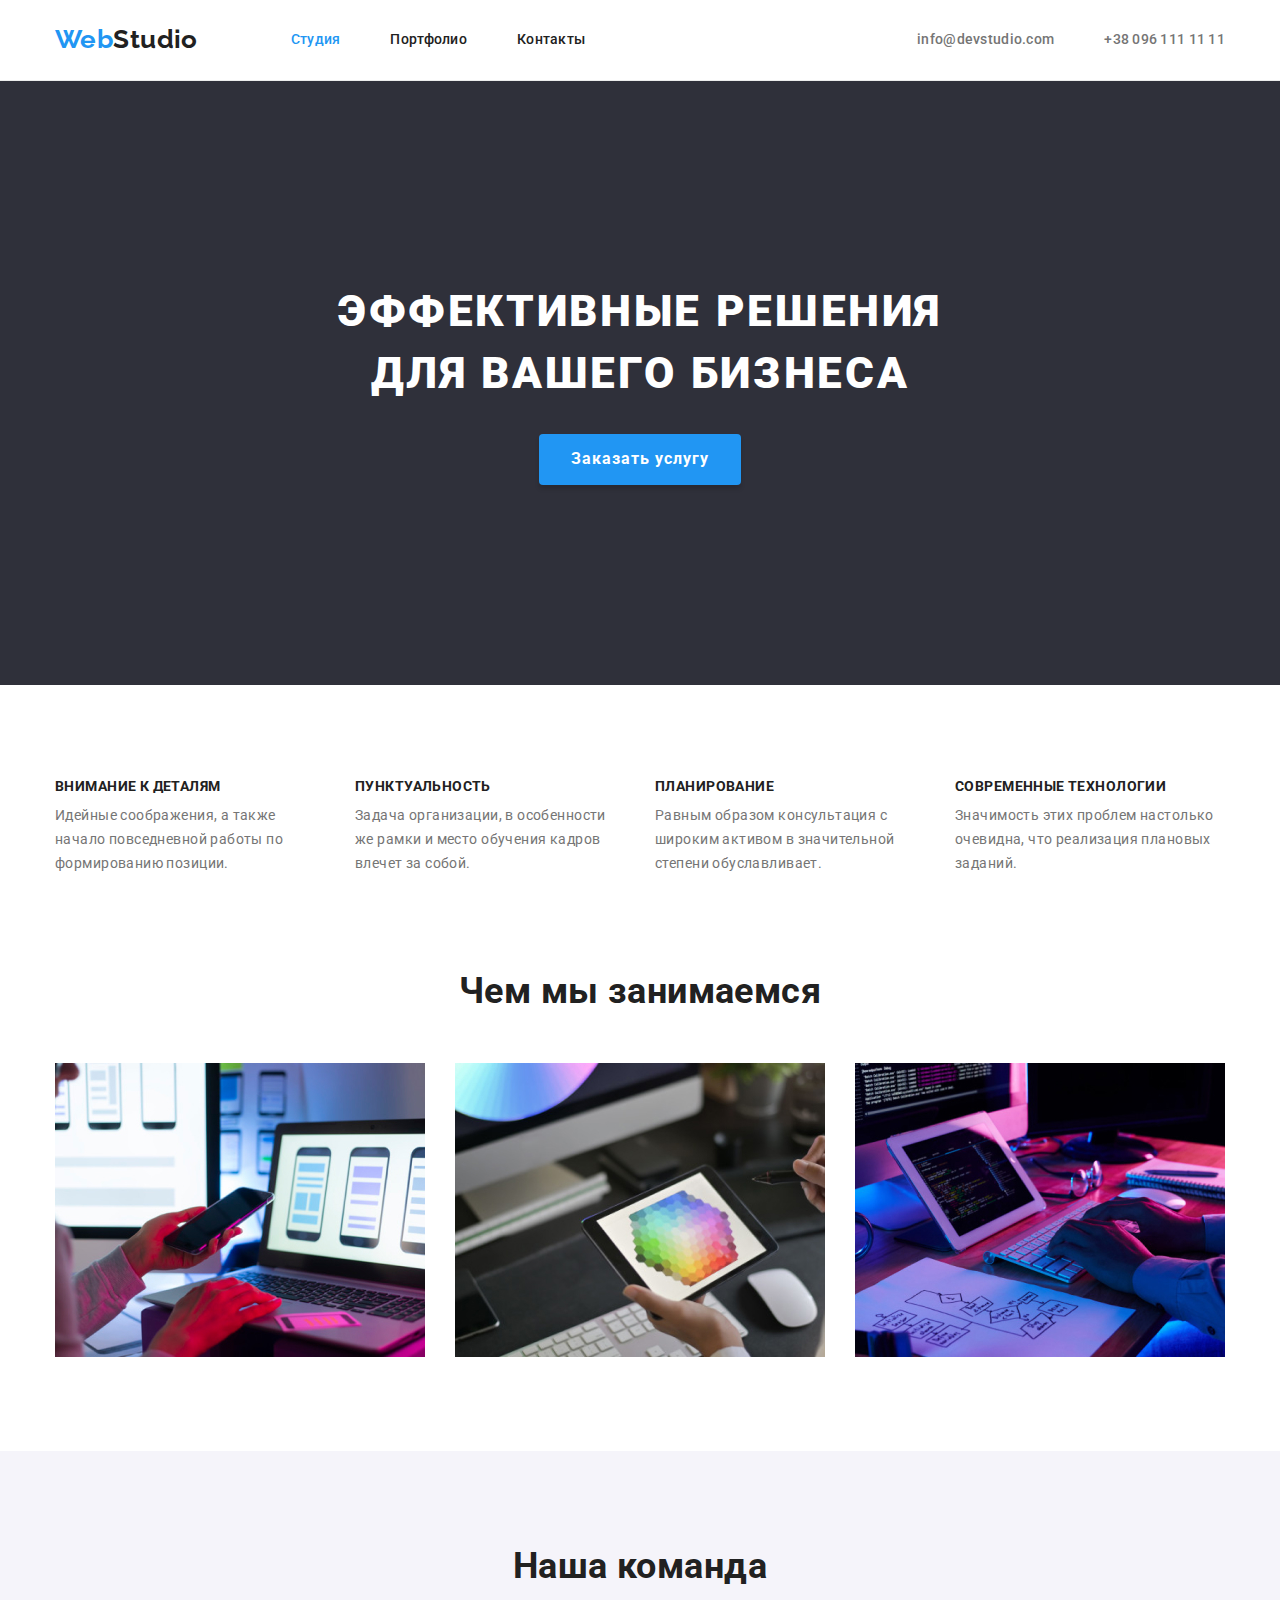
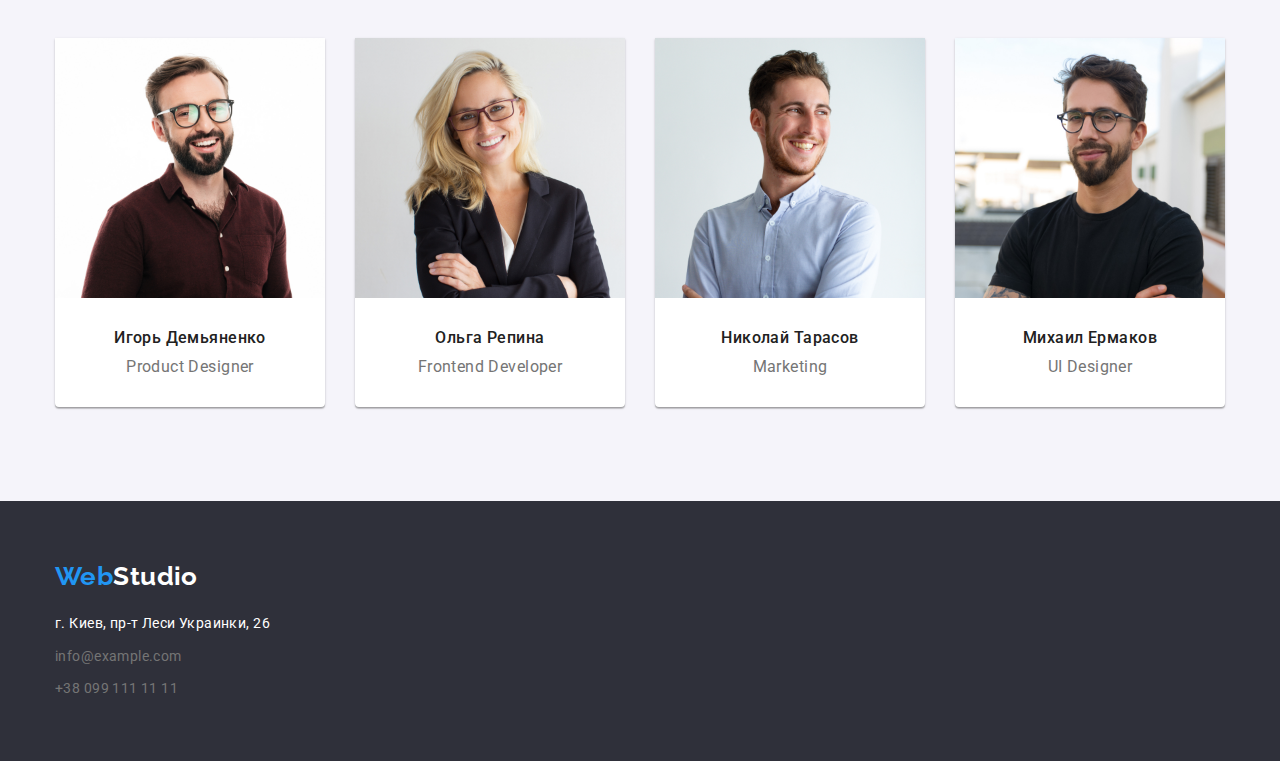
<file: index.html>
<!DOCTYPE html>
<html lang="ru">
<head>
  <meta charset="UTF-8">
  <meta http-equiv="X-UA-Compatible" content="IE=edge">
  <meta name="viewport" content="width=device-width, initial-scale=1.0">
  <title>WebStudio</title>
  <link href="https://fonts.googleapis.com/css2?family=Raleway:wght@700&family=Roboto:wght@400;500;700;900&display=swap" rel="stylesheet">
  <link rel="stylesheet" href="https://cdnjs.cloudflare.com/ajax/libs/modern-normalize/1.1.0/modern-normalize.min.css">
  <link rel="stylesheet" href="./css/styles.css">
</head>
<body>
  <header class="site-header">
    <div class="container nav">
      <nav class="main-nav">

        <a href="" class="logo"><span class="logo secondary">Web</span>Studio</a>

      	<ul class="site-nav list">
          <li class="item"><a href="./index.html" class="link current">Студия</a></li>
      	  <li class="item"><a href="./portfolio.html" class="link">Портфолио</a></li>
          <li class="item"><a href="" class="link">Контакты</a></li>
        </ul>

      </nav>

        <ul class="site-contacts list">
          <li class="item"><a href="mailto:info@devstudio.com" class="contact link">info@devstudio.com</a></li>
          <li class="item"><a href="tel:+38096111111" class="contact link">+38 096 111 11 11</a></li>
        </ul>

    </div>
  </header>
  <main>
    <section class="hero">
      <div class="container">
        <h1 class="hero-title">Эффективные решения <br /> для вашего бизнеса</h1>
        <button type="button" class="hero-button">Заказать услугу</button>
      </div>
    </section>
    <section class="company-features section">
      <div class="container">

        <ul class="features list">
          <li class="feature">
            <h3>Внимание к деталям</h3>
            <p>Идейные соображения, а также начало повседневной работы по формированию позиции.</p>
          </li>
          <li class="feature">
            <h3>Пунктуальность</h3>
            <p>Задача организации, в особенности же рамки и место обучения кадров влечет за собой.</p>
          </li>
          <li class="feature">
          	<h3>Планирование</h3>
          	<p>Равным образом консультация с широким активом в значительной степени обуславливает.</p>
          </li>
          <li class="feature">
            <h3>Современные технологии</h3>
            <p>Значимость этих проблем настолько очевидна, что реализация плановых заданий.</p>
          </li>
        </ul>

      </div>
		</section>
		<section class="site-work section">
      <div class="container work-list">

        <h2 class="title">Чем мы занимаемся</h2>

        <ul class="work list">
          <li class="work-item"><img src="./images/img2.jpg" alt="Человек выбирает вариант дизайна" width="370"></li>
          <li class="work-item"><img src="./images/img3.jpg" alt="Дизайнер выберает цвет" width="370"></li>    
          <li class="work-item"><img src="./images/img1.jpg" alt="Программист пишет код" width="370"></li>
        </ul>

      </div>
    </section>
    <section class="company-team section">
      <div class="container">

        <h2>Наша команда</h2>

        <ul class="team list">
          <li class="team-card">
          	<img src="./images/worker1.jpg" alt="Мужчина в очках, рубашке и с бородой" width="270">
          	<div class="card-text">    
            	<h3>Игорь Демьяненко</h3>
            	<p>Product Designer</p>
          	</div>    
          </li>
          <li class="team-card">
            <img src="./images/worker2.jpg" alt="Девушка в очках и пиджаке" width="270">
            <div class="card-text">    
              <h3>Ольга Репина</h3>
            	<p>Frontend Developer</p>
            </div>    
          </li>
          <li class="team-card">
            <img src="./images/worker3.jpg" alt="Мужчина без очков но с бородой" width="270">
            <div class="card-text">
              <h3>Николай Тарасов</h3>
              <p>Marketing</p>
            </div>    
          </li>
          <li class="team-card">
            <img src="./images/worker4.jpg" alt="Мужчина в черной футболке, очках и тоже с бородой" width="270">
            <div class="card-text">
              <h3>Михаил Ермаков</h3>
              <p>UI Designer</p>
            </div>    
          </li>
        </ul>
					
    	</div>
    </section>
  </main>
  <footer class="site-footer">
    <div class="container">
      <a href="" class="logo footer"><span class="logo-footer secondary">Web</span>Studio</a>
      <address class="basement-list">

        <ul class="basement list">
          <li class="basement-item"><a href="" class="contact-basement address">г. Киев, пр-т Леси Украинки, 26</a></li>
          <li class="basement-item"><a href="mailto:info@example.com" class="contact-basement">info@example.com</a></li>
          <li class="basement-item"><a href="tel:+380991111111" class="contact-basement">+38 099 111 11 11</a></li>
        </ul>

      </address>
    </div>
  </footer>
</body>
</html>
</file>
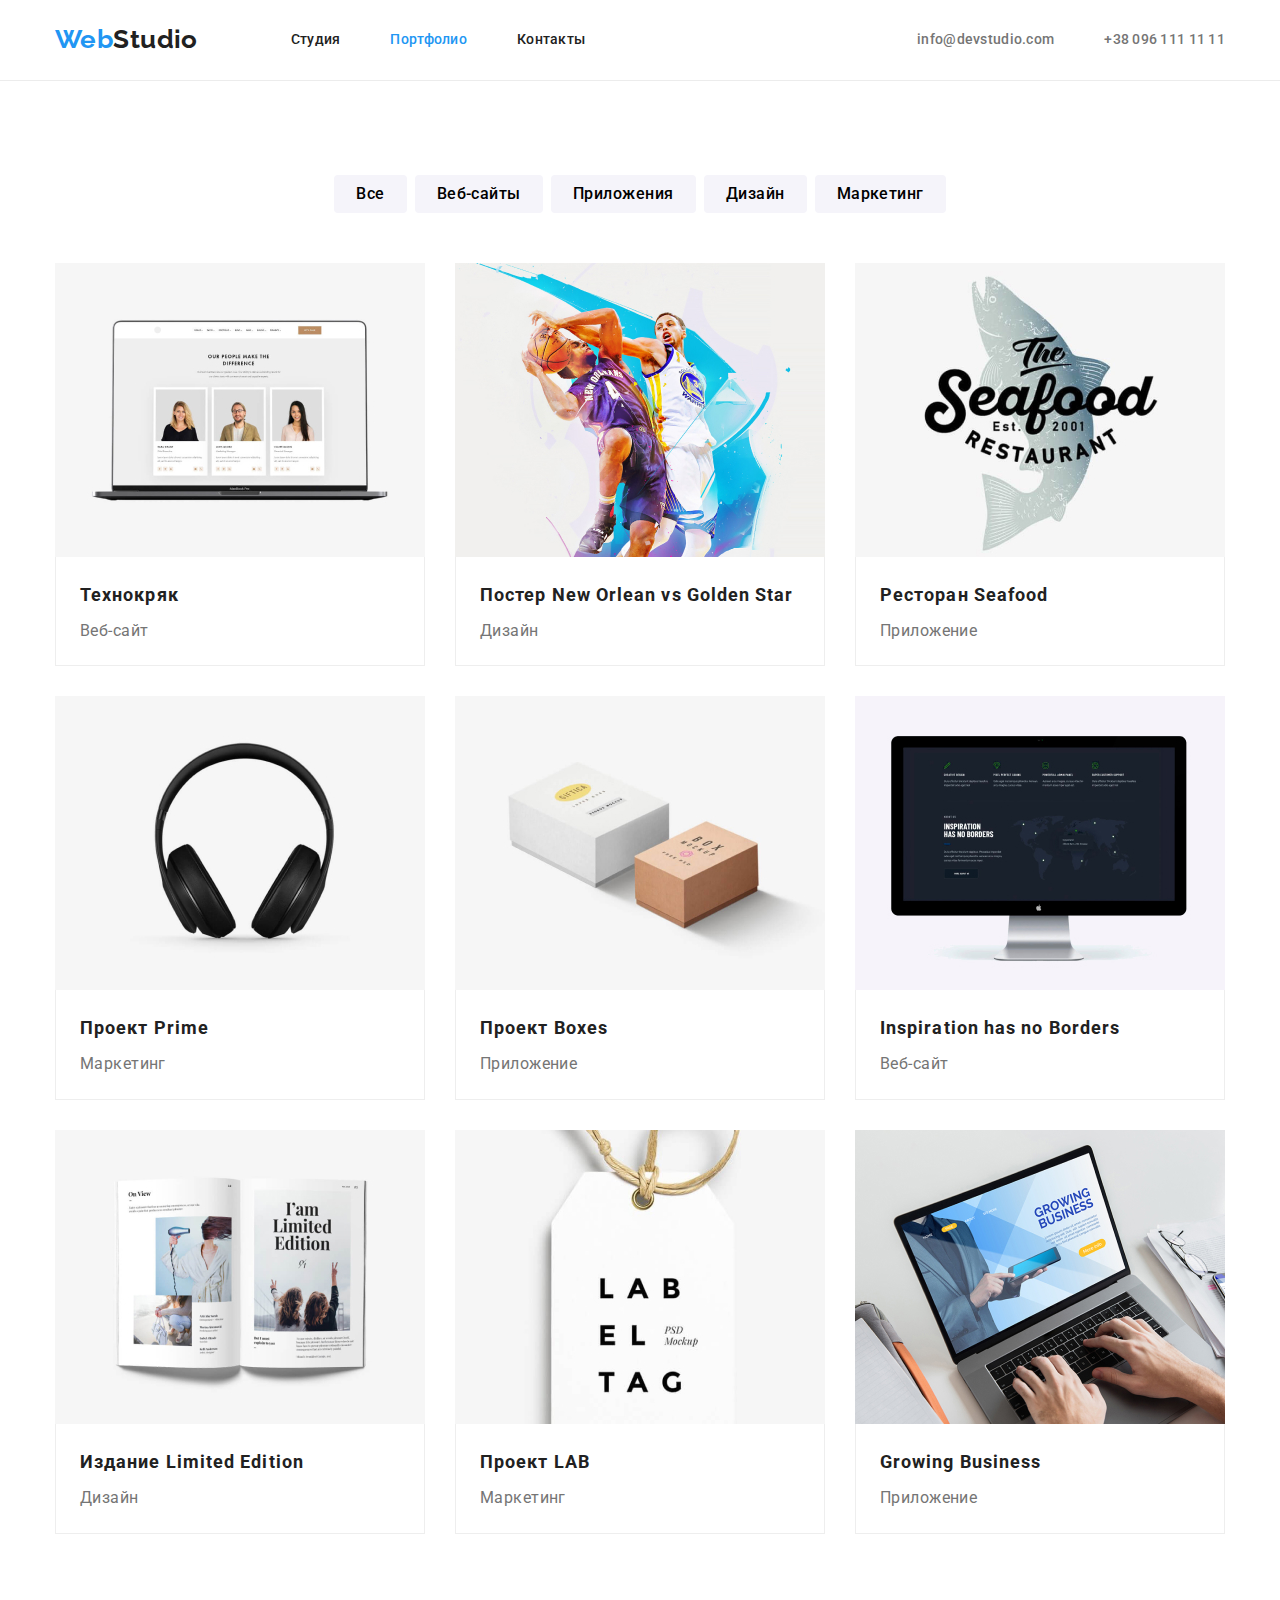
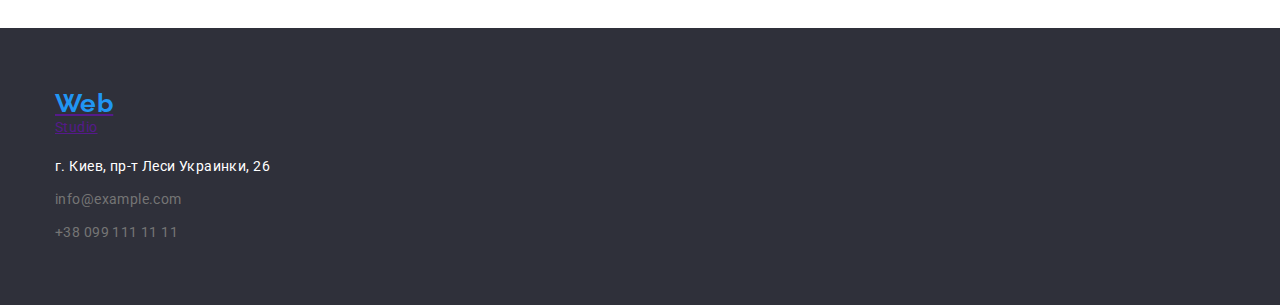
<file: portfolio.html>
<!DOCTYPE html>
<html lang="ru">
<head>
  <meta charset="UTF-8">
  <meta http-equiv="X-UA-Compatible" content="IE=edge">
  <meta name="viewport" content="width=device-width, initial-scale=1.0">
  <title>Portfolio</title>
  <link href="https://fonts.googleapis.com/css2?family=Raleway:wght@700&family=Roboto:wght@400;500;700;900&display=swap" rel="stylesheet">
  <link rel="stylesheet" href="https://cdnjs.cloudflare.com/ajax/libs/modern-normalize/1.1.0/modern-normalize.min.css">
  <link rel="stylesheet" href="./css/styles.css">
</head>
<body>
  <header class="site-header">
    <div class="container nav">
      <nav class="main-nav">

        <a href="" class="logo"><span class="logo secondary">Web</span>Studio</a>

      	<ul class="site-nav list">
          <li class="item"><a href="./index.html" class="link">Студия</a></li>
      	  <li class="item"><a href="./portfolio.html" class="link current">Портфолио</a></li>
          <li class="item"><a href="" class="link">Контакты</a></li>
        </ul>

      </nav>

        <ul class="site-contacts list">
          <li class="item"><a href="mailto:info@devstudio.com" class="contact link">info@devstudio.com</a></li>
          <li class="item"><a href="tel:+38096111111" class="contact link">+38 096 111 11 11</a></li>
        </ul>

    </div>
  </header>
  <section class="section">
    <div class="container">

      <h1 class="section-title">Фильтр по портфолио</h1>

      <ul class="filter list">
        <li class="item"><button type="button">Все</button></li>
        <li class="item"><button type="button">Веб-сайты</button></li>
        <li class="item"><button type="button">Приложения</button></li>
        <li class="item"><button type="button">Дизайн</button></li>
        <li class="item"><button type="button">Маркетинг</button></li>
      </ul>

      <ul class="portfolio list">
        <li class="item">
          <a href="">
            <img src="./images/portfolio1.jpg" alt="Открытая страница сайта на макбуке" width="370">
            <div class="card-item">
              <h2>Технокряк</h2>
              <p>Веб-сайт</p>
            </div>
          </a>
        </li>
        <li class="item">
          <a href="">
            <img src="./images/portfolio2.jpg" alt="Постер с двумя баскетболистами в прыжке" width="370">
            <div class="card-item">
              <h2>Постер New Orlean vs Golden Star</h2>
              <p>Дизайн</p>
            </div>
          </a>
        </li>
        <li class="item">
          <a href="">
            <img src="./images/portfolio3.jpg" alt="Название ресторана на фоне нарисованной рыбы" width="370">
            <div class="card-item">
              <h2>Ресторан Seafood</h2>
              <p>Приложение</p>
            </div>
          </a>
        </li>
        <li class="item">
          <a href="">
            <img src="./images/portfolio4.jpg" alt="Черные наушники" width="370">
            <div class="card-item">
              <h2>Проект Prime</h2>
              <p>Маркетинг</p>
            </div>
        	</a>
        </li>
        <li class="item">
          <a href="">
            <img src="./images/portfolio5.jpg" alt="Две коробки с надписями" width="370">
            <div class="card-item">
              <h2>Проект Boxes</h2>
              <p>Приложение</p>
            </div>
          </a>
        </li>
        <li class="item">
          <a href="">
            <img src="./images/portfolio6.jpg" alt="Открытая страница сайта на компьютере" width="370">
            <div class="card-item">
              <h2>Inspiration has no Borders</h2>
              <p>Веб-сайт</p>
            </div>
          </a>
        </li>
        <li class="item">
          <a href="">
            <img src="./images/portfolio7.jpg" alt="Открытая книга с картинками" width="370">
          	<div class="card-item">    
              <h2>Издание Limited Edition</h2>
              <p>Дизайн</p>
            </div>
          </a>
        </li>
        <li class="item">
          <a href="">
            <img src="./images/portfolio8.jpg" alt="Бирка с названием компании" width="370">
            <div class="card-item">    
              <h2>Проект LAB</h2>
              <p>Маркетинг</p>
            </div>
          </a>
        </li>
        <li class="item">
          <a href="">
            <img src="./images/portfolio9.jpg" alt="Открытое приложение на макбуке за которым работает человек" width="370">
            <div class="card-item">
              <h2>Growing Business</h2>
              <p>Приложение</p>
            </div>
          </a>
        </li>
      </ul>

    </div>
  </section>
	<footer class="site-footer">
		<div class="container basement-footer">
			<a href="" class="logo-basement"><span class="logo secondary">Web</span>Studio</a>
			<address class="basement-list">

				<ul class="basement list">
					<li class="basement-item"><a href="" class="contact-basement address">г. Киев, пр-т Леси Украинки, 26</a></li>
					<li class="basement-item"><a href="mailto:info@example.com" class="contact-basement">info@example.com</a></li>
					<li class="basement-item"><a href="tel:+380991111111" class="contact-basement">+38 099 111 11 11</a></li>
				</ul>
				
			</address>
		</div>
	</footer>
</body>
</html>
</file>
<file: css/styles.css>
:root {
  --main-text-color: #212121;
  --secondary-text-color: #ffffff;
  --main-background-color: #ffffff;
  --secondary-background-color: #2f303a;
  --hover-color: #2196f3;
  --contacts-color: #757575;
  --border-color: #ececec;
  --primary-border-color: #eeeeee;
  --primary-bg-color: #f5f4fa;
  --shadow-color: rgba(0, 0, 0, 0.1);
  --primary-shadow-color: rgba(0, 0, 0, 0.15);
}

body {
  font-family: Roboto, Arial, Verdana sans-serif;
  font-size: 14px;
  letter-spacing: 0.03em;
  background-color: var(--main-background-color);
  color: var(--main-text-color);
}

h1,
h2,
h3,
h4,
h5,
h6,
p {
  margin: 0px;
}

img {
  display: block;
  max-width: 100%;
  height: auto;
}

.list {
  margin: 0;
  list-style: none;
  padding: 0;
}

.section {
  padding-top: 94px;
  padding-bottom: 94px;
}

.section-title {
  display: none;
}

/* Container */

.container {
  margin: 0 auto;
  width: 1200px;
  padding-left: 15px;
  padding-right: 15px;
}

/* Header */

.site-header {
  border-bottom: 1px var(--border-color) solid;
}

/* Logo */

.logo {
  font-weight: 700;
  font-size: 26px;
  font-family: "Raleway", sans-serif;
  line-height: 1.2;
  color: var(--main-text-color);
  text-decoration: none;
  margin-right: 93px;
  display: flex;
}

.logo.secondary {
	color: var(--hover-color);
	margin-right: 0px;
}

.logo.footer {
	color: var(--secondary-text-color);
  margin-right: 0;
	display: block;
}

.logo-footer.secondary {
  color: var(--hover-color);
  margin-right: 0px;
}

/* Navigation */

.nav {
  display: flex;
  align-items: center;
}

.main-nav {
  display: flex;
  align-items: center;
}

.site-nav {
  line-height: 1.14;
  letter-spacing: 0.02em;
  display: flex;
}

.site-nav .item {
  margin-right: 50px;
}

.site-nav .item:last-child {
  margin-right: 0px;
}

.site-nav .link {
  display: block;
  font-weight: 500;
  text-decoration: none;
  color: var(--main-text-color);
  padding-top: 32px;
  padding-bottom: 32px;
}

.site-nav .link:hover,
.site-nav .link:focus {
  color: var(--hover-color);
}

.site-nav .link.current {
  color: var(--hover-color);
}

.site-current {
  color: var(--hover-color);
}

/* Contacts */

.site-contacts,
.basement {
  line-height: 1.1;
  letter-spacing: 0.02em;
  font-style: normal;
  display: flex;
}

.site-contacts .item:not(:first-child) {
  margin-left: 50px;
}

.site-contacts.list {
  margin-left: auto;
}

.site-contacts .link {
  display: block;
  padding-top: 32px;
  padding-bottom: 32px;
}

.contact {
  display: block;
  font-weight: 500;
  text-decoration: none;
  color: var(--contacts-color);
}

.contact:hover,
.contact:focus {
  color: var(--hover-color);
}

/* Hero */

.hero {
  background-color: var(--secondary-background-color);
  text-align: center;
  padding-top: 200px;
  padding-bottom: 200px;
}

.hero-title {
  margin-bottom: 30px;
  font-size: 44px;
  font-weight: 900;
  letter-spacing: 0.06em;
  line-height: 1.4;
  text-transform: uppercase;
  color: var(--secondary-text-color);
}

.hero-button {
  font-size: 16px;
  font-weight: 700;
  letter-spacing: 0.06em;
  line-height: 1.9;
  font-family: "Roboto", sans-serif;
  cursor: pointer;
  background-color: var(--hover-color);
  color: var(--secondary-text-color);
  border-radius: 4px;
  border-style: none;
  padding: 10px 32px;
  box-shadow: 0px 4px 4px var(--primary-shadow-color);
}

/* Features */

.features {
  display: flex;
}

.feature {
  width: 270px;
  margin-right: 30px;
}

.feature:last-child {
  margin-right: 0px;
}

.company-features h3 {
  font-size: 14px;
  font-weight: 700;
  line-height: 1.14;
  text-transform: uppercase;
}

.company-features p {
  margin-top: 10px;
  line-height: 1.7;
  color: var(--contacts-color);
}

/* Work */

.site-work {
	padding-top: 0px;
}

.site-work h2 {
  font-weight: 700;
  font-size: 36px;
  line-height: 1.2;
  text-align: center;
}

.work-list .work {
  display: flex;
  margin-top: 50px;
}

.work-item:not(:last-child) {
  margin-right: 30px;
}

/* Team */

.team {
  margin-top: 50px;
  display: flex;
}

.team-card {
  text-align: center;
  background-color: var(--main-background-color);
  box-shadow: 0px 1px 3px var(--primary-shadow-color),
    0px 1px 1px var(--primary-shadow-color),
    0px 2px 1px var(--primary-shadow-color);
  border-radius: 0px 0px 4px 4px;
}

.card-text {
  padding-top: 30px;
  padding-bottom: 30px;
}

.card-text h3,
.card-text p {
  font-size: 16px;
  line-height: 1.2;
}

.card-text h3 {
  margin-bottom: 10px;
}

.team-card:not(:last-child) {
  margin-right: 30px;
}

.company-team {
  background-color: var(--primary-bg-color);
}

.company-team h3 {
  font-weight: 500;
}

.company-team p {
  color: var(--contacts-color);
}

.company-team h2 {
  text-align: center;
  font-size: 36px;
  font-weight: 700;
  line-height: 1.2;
}

/* Adress */

.basement {
  margin-top: 20px;
  line-height: 1.7;
  letter-spacing: 0.03em;
  display: block;
}

.basement-item:not(:last-child) {
  margin-bottom: 9px;
}

.contact-basement.address {
  color: var(--secondary-text-color);
}

.contact-basement.address:hover,
.contact-basement.address:focus {
  color: var(--hover-color);
}

.contact-basement:hover,
.contact-basement:focus {
  color: var(--hover-color);
}

.contact-basement {
  text-decoration: none;
  color: var(--contacts-color);
}

.site-footer {
  background-color: var(--secondary-background-color);
  padding-top: 60px;
  padding-bottom: 60px;
}

/* Filter */

.filter {
  display: flex;
  justify-content: center;
  margin-bottom: 50px;
}

.filter .item:not(:last-child) {
  margin-right: 8px;
}

.filter button:hover,
.filter button:focus {
  box-shadow: 0px 3px 1px var(--shadow-color), 0px 1px 2px var(--shadow-color),
    0px 2px 2px var(--shadow-color);
  background-color: var(--hover-color);
  color: var(--secondary-text-color);
}

.filter button {
  border-style: none;
  border-radius: 4px;
  padding: 6px 22px;
  font-size: 16px;
  font-weight: 500;
  line-height: 1.6;
  letter-spacing: 0.03em;
  font-family: "Roboto", sans-serif;
  cursor: pointer;
  background-color: var(--primary-bg-color);
}

/* Portfolio */

.portfolio {
  display: flex;
  flex-wrap: wrap;
}

.portfolio .item {
  margin-right: 30px;
  margin-bottom: 30px;
}

.portfolio .item:nth-child(3n) {
  margin-right: 0px;
}

.portfolio .item:nth-last-child(-n + 3) {
  margin-bottom: 0px;
}

.portfolio a {
  text-decoration: none;
}

.portfolio h2 {
  font-size: 18px;
  font-weight: 700;
  line-height: 2;
  letter-spacing: 0.06em;
  color: var(--main-text-color);
}

.portfolio p {
  font-size: 16px;
  margin-top: 4px;
  line-height: 1.8;
  color: var(--contacts-color);
}

/* Portfolio cards */

.card-thumb a {
  padding-bottom: 110px;
}

.card-item {
  padding: 20px 24px;
  border-right: 1px solid var(--primary-border-color);
  border-left: 1px solid var(--primary-border-color);
  border-bottom: 1px solid var(--primary-border-color);
}
</file>
